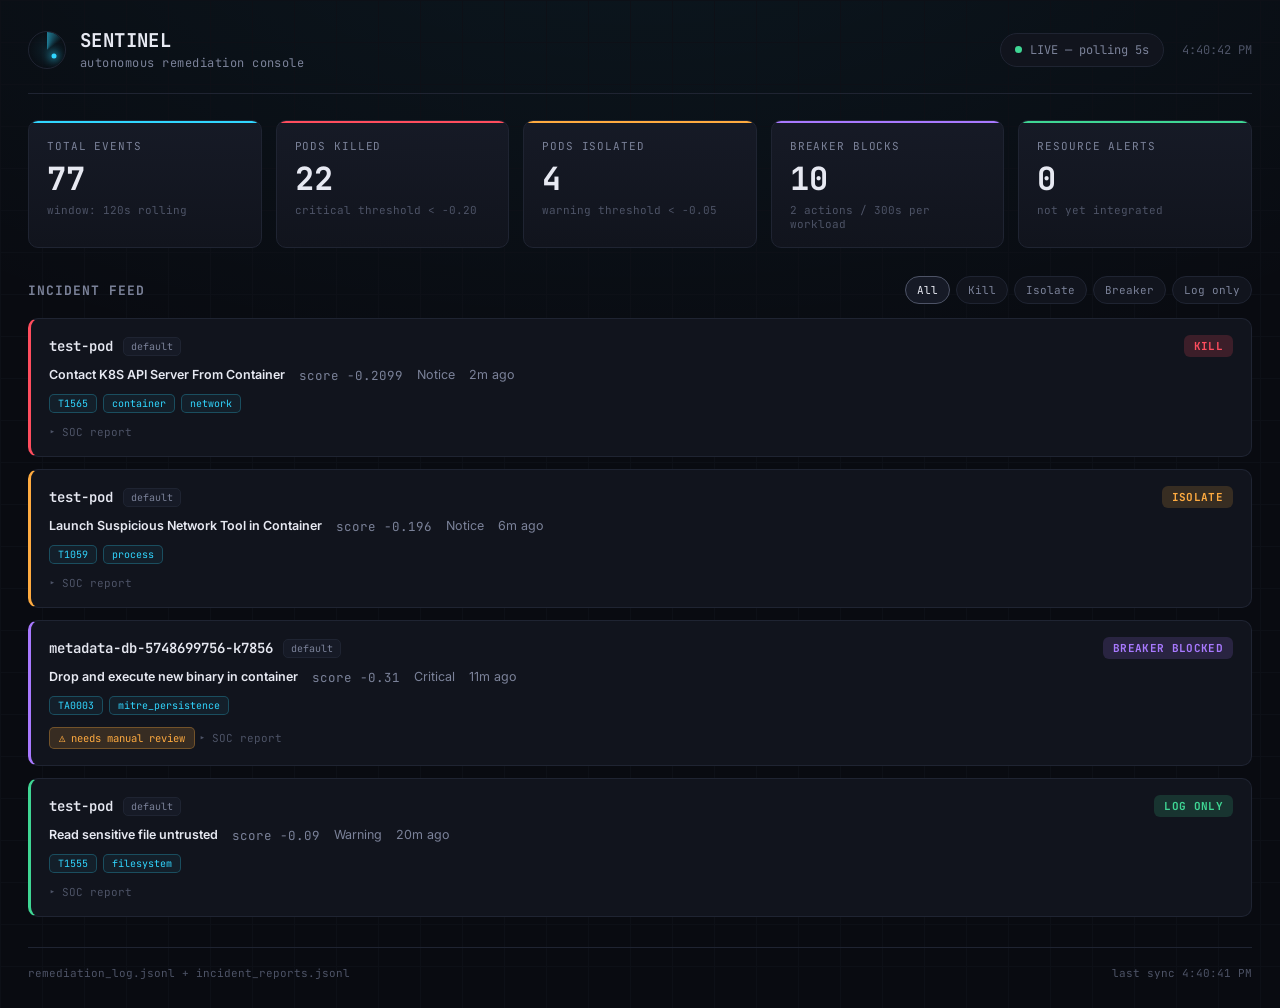
<file: remediation-engine/dashboard.html>
<!DOCTYPE html>
<html lang="fr">
<head>
<meta charset="UTF-8">
<meta name="viewport" content="width=device-width, initial-scale=1.0">
<title>Sentinel — Remediation Console</title>
<link rel="preconnect" href="https://fonts.googleapis.com">
<link href="https://fonts.googleapis.com/css2?family=JetBrains+Mono:wght@400;500;600;700&family=Inter:wght@400;500;600;700&display=swap" rel="stylesheet">
<style>
  :root{
    --bg:#090b11;
    --bg-grid:#0d1017;
    --panel:#11141d;
    --panel-2:#161a26;
    --border:#1f2432;
    --border-soft:#191d29;
    --text:#e7e9f2;
    --text-dim:#7d84991a;
    --dim:#7b8299;
    --dim-2:#4d5366;
    --critical:#ff4d5e;
    --critical-glow:rgba(255,77,94,.18);
    --warning:#ffab40;
    --warning-glow:rgba(255,171,64,.16);
    --safe:#3fd694;
    --safe-glow:rgba(63,214,148,.16);
    --breaker:#a879ff;
    --breaker-glow:rgba(168,121,255,.16);
    --cyan:#31d6ff;
    --radius:10px;
    --mono:'JetBrains Mono', ui-monospace, monospace;
    --sans:'Inter', system-ui, sans-serif;
  }

  *{box-sizing:border-box; margin:0; padding:0;}

  body{
    background:
      radial-gradient(ellipse 80% 50% at 50% -10%, rgba(49,214,255,.06), transparent),
      var(--bg);
    background-image:
      linear-gradient(var(--bg-grid) 1px, transparent 1px),
      linear-gradient(90deg, var(--bg-grid) 1px, transparent 1px),
      radial-gradient(ellipse 80% 50% at 50% -10%, rgba(49,214,255,.06), transparent);
    background-size: 42px 42px, 42px 42px, 100% 100%;
    color:var(--text);
    font-family:var(--sans);
    min-height:100vh;
    padding:28px;
    -webkit-font-smoothing:antialiased;
  }

  @media (prefers-reduced-motion: reduce){
    *{animation-duration:0.001ms !important; animation-iteration-count:1 !important; transition-duration:0.001ms !important;}
  }

  .wrap{max-width:1240px; margin:0 auto;}

  /* ---------- Header ---------- */
  header{
    display:flex; align-items:center; justify-content:space-between;
    flex-wrap:wrap; gap:16px;
    padding-bottom:22px; margin-bottom:26px;
    border-bottom:1px solid var(--border);
  }

  .brand{display:flex; align-items:center; gap:14px;}

  .radar{
    position:relative; width:38px; height:38px; flex:none;
    border-radius:50%;
    border:1px solid var(--border);
    background:
      radial-gradient(circle at 50% 50%, rgba(49,214,255,.08), transparent 70%);
    overflow:hidden;
  }
  .radar::before{
    content:'';
    position:absolute; inset:0;
    border-radius:50%;
    background: conic-gradient(from 0deg, var(--cyan) 0deg, transparent 55deg, transparent 360deg);
    opacity:.55;
    animation: sweep 2.4s linear infinite;
  }
  .radar::after{
    content:'';
    position:absolute; inset:0; margin:auto;
    width:5px; height:5px; border-radius:50%;
    background:var(--cyan);
    top:50%; left:50%; transform:translate(-50%,-50%);
    box-shadow:0 0 8px 2px rgba(49,214,255,.7);
  }
  @keyframes sweep{ to{ transform:rotate(360deg);} }

  .brand-text h1{
    font-family:var(--mono); font-size:19px; font-weight:700;
    letter-spacing:.02em;
  }
  .brand-text .sub{
    font-size:12px; color:var(--dim); letter-spacing:.04em; margin-top:2px;
    font-family:var(--mono);
  }

  .status-cluster{display:flex; align-items:center; gap:18px; flex-wrap:wrap;}

  .live-pill{
    display:flex; align-items:center; gap:8px;
    background:var(--panel); border:1px solid var(--border);
    padding:8px 14px; border-radius:999px;
    font-family:var(--mono); font-size:12px; color:var(--dim);
  }
  .live-dot{
    width:7px; height:7px; border-radius:50%; background:var(--safe);
    box-shadow:0 0 0 0 rgba(63,214,148,.6);
    animation:pulse-dot 1.8s ease-out infinite;
  }
  @keyframes pulse-dot{
    0%{ box-shadow:0 0 0 0 rgba(63,214,148,.55);}
    70%{ box-shadow:0 0 0 8px rgba(63,214,148,0);}
    100%{ box-shadow:0 0 0 0 rgba(63,214,148,0);}
  }

  .clock{font-family:var(--mono); font-size:12px; color:var(--dim-2);}

  /* ---------- Stats ---------- */
  .stats{
    display:grid;
    grid-template-columns:repeat(5,1fr);
    gap:14px;
    margin-bottom:28px;
  }
  .stat{
    background:linear-gradient(180deg, var(--panel-2), var(--panel));
    border:1px solid var(--border);
    border-radius:var(--radius);
    padding:18px 18px 16px;
    position:relative;
    overflow:hidden;
    opacity:0; transform:translateY(10px);
    animation:rise .5s ease forwards;
  }
  .stat::before{
    content:''; position:absolute; top:0; left:0; right:0; height:2px;
    background:var(--bar, var(--dim-2));
  }
  .stat:nth-child(1){animation-delay:.03s}
  .stat:nth-child(2){animation-delay:.09s}
  .stat:nth-child(3){animation-delay:.15s}
  .stat:nth-child(4){animation-delay:.21s}
  .stat:nth-child(5){animation-delay:.27s}
  @keyframes rise{ to{opacity:1; transform:translateY(0);} }

  .stat.critical{--bar:var(--critical)}
  .stat.warning{--bar:var(--warning)}
  .stat.safe{--bar:var(--safe)}
  .stat.breaker{--bar:var(--breaker)}
  .stat.total{--bar:var(--cyan)}

  .stat .label{
    font-size:11px; text-transform:uppercase; letter-spacing:.08em;
    color:var(--dim); font-family:var(--mono); margin-bottom:10px;
  }
  .stat .value{
    font-family:var(--mono); font-size:32px; font-weight:700; line-height:1;
    color:var(--text);
  }
  .stat .delta{font-size:11px; color:var(--dim-2); margin-top:8px; font-family:var(--mono);}

  @media (max-width:900px){ .stats{grid-template-columns:repeat(2,1fr);} }
  @media (max-width:520px){ .stats{grid-template-columns:1fr;} }

  /* ---------- Feed ---------- */
  .feed-head{
    display:flex; align-items:center; justify-content:space-between;
    margin-bottom:14px;
  }
  .feed-head h2{
    font-family:var(--mono); font-size:13px; letter-spacing:.08em;
    text-transform:uppercase; color:var(--dim);
  }
  .filter-row{display:flex; gap:6px; flex-wrap:wrap;}
  .chip{
    font-family:var(--mono); font-size:11px; color:var(--dim);
    background:var(--panel); border:1px solid var(--border);
    padding:6px 11px; border-radius:999px; cursor:pointer;
    transition:.15s ease;
  }
  .chip:hover, .chip.active{
    color:var(--text); border-color:var(--dim-2); background:var(--panel-2);
  }

  .incident{
    background:var(--panel);
    border:1px solid var(--border);
    border-left:3px solid var(--dim-2);
    border-radius:var(--radius);
    padding:16px 18px;
    margin-bottom:12px;
    opacity:0; transform:translateX(-8px);
    animation:slide-in .4s ease forwards;
    transition:border-color .2s ease, box-shadow .2s ease, transform .15s ease;
  }
  .incident:hover{
    transform:translateX(2px);
    box-shadow:0 4px 24px -8px rgba(0,0,0,.5);
  }
  @keyframes slide-in{ to{opacity:1; transform:translateX(0);} }

  .incident.kill{ border-left-color:var(--critical); }
  .incident.isolate{ border-left-color:var(--warning); }
  .incident.log_only{ border-left-color:var(--safe); }
  .incident.circuit_breaker{ border-left-color:var(--breaker); }

  .incident-top{
    display:flex; align-items:center; justify-content:space-between;
    gap:12px; flex-wrap:wrap;
    margin-bottom:10px;
  }
  .incident-id{display:flex; align-items:center; gap:10px; min-width:0;}
  .pod-name{font-family:var(--mono); font-weight:600; font-size:14px;}
  .ns-tag{
    font-family:var(--mono); font-size:10px; color:var(--dim);
    background:var(--panel-2); border:1px solid var(--border);
    padding:2px 7px; border-radius:5px;
  }

  .action-badge{
    font-family:var(--mono); font-size:11px; font-weight:700;
    letter-spacing:.03em; text-transform:uppercase;
    padding:4px 10px; border-radius:6px;
    white-space:nowrap;
  }
  .action-badge.kill{ color:var(--critical); background:var(--critical-glow); }
  .action-badge.isolate{ color:var(--warning); background:var(--warning-glow); }
  .action-badge.log_only{ color:var(--safe); background:var(--safe-glow); }
  .action-badge.circuit_breaker{ color:var(--breaker); background:var(--breaker-glow); }

  .incident-meta{
    display:flex; flex-wrap:wrap; gap:14px;
    font-size:12.5px; color:var(--dim);
    margin-bottom:10px;
  }
  .incident-meta b{color:var(--text); font-weight:600;}
  .score-tag{font-family:var(--mono);}

  .mitre-row{display:flex; gap:6px; flex-wrap:wrap; margin-bottom:4px;}
  .mitre-chip{
    font-family:var(--mono); font-size:10px; color:var(--cyan);
    border:1px solid rgba(49,214,255,.25); background:rgba(49,214,255,.06);
    padding:2px 8px; border-radius:5px;
  }

  .report-toggle{
    font-family:var(--mono); font-size:11px; color:var(--dim-2);
    cursor:pointer; margin-top:8px; display:inline-flex; align-items:center; gap:6px;
    user-select:none;
  }
  .report-toggle:hover{color:var(--dim);}
  .report-toggle .chevron{transition:transform .2s ease; display:inline-block;}
  .report-toggle.open .chevron{transform:rotate(90deg);}

  .report-body{
    max-height:0; overflow:hidden;
    transition:max-height .3s ease;
  }
  .report-body.open{max-height:600px;}
  .report-inner{
    font-family:var(--mono); font-size:11.5px; line-height:1.6;
    color:var(--dim); white-space:pre-wrap;
    background:var(--bg); border:1px solid var(--border-soft);
    border-radius:8px; padding:14px; margin-top:10px;
  }

  .warn-flag{
    display:inline-block; margin-top:8px;
    font-family:var(--mono); font-size:10.5px; color:var(--warning);
    background:var(--warning-glow); border:1px solid rgba(255,171,64,.3);
    padding:3px 9px; border-radius:5px;
  }

  footer{
    margin-top:30px; padding-top:18px;
    border-top:1px solid var(--border);
    font-family:var(--mono); font-size:11px; color:var(--dim-2);
    display:flex; justify-content:space-between; flex-wrap:wrap; gap:8px;
  }

  ::-webkit-scrollbar{width:8px;}
  ::-webkit-scrollbar-thumb{background:var(--border); border-radius:8px;}
</style>
</head>
<body>
<div class="wrap">

  <header>
    <div class="brand">
      <div class="radar"></div>
      <div class="brand-text">
        <h1>SENTINEL</h1>
        <div class="sub">autonomous remediation console</div>
      </div>
    </div>
    <div class="status-cluster">
      <div class="live-pill"><span class="live-dot"></span> LIVE — polling 5s</div>
      <div class="clock" id="clock">--:--:--</div>
    </div>
  </header>

  <section class="stats" id="stats">
    <div class="stat total">
      <div class="label">Total Events</div>
      <div class="value" data-count="77">0</div>
      <div class="delta">window: 120s rolling</div>
    </div>
    <div class="stat critical">
      <div class="label">Pods Killed</div>
      <div class="value" data-count="22">0</div>
      <div class="delta">critical threshold &lt; -0.20</div>
    </div>
    <div class="stat warning">
      <div class="label">Pods Isolated</div>
      <div class="value" data-count="4">0</div>
      <div class="delta">warning threshold &lt; -0.05</div>
    </div>
    <div class="stat breaker">
      <div class="label">Breaker Blocks</div>
      <div class="value" data-count="10">0</div>
      <div class="delta">2 actions / 300s per workload</div>
    </div>
    <div class="stat safe">
      <div class="label">Resource Alerts</div>
      <div class="value" data-count="0">0</div>
      <div class="delta">not yet integrated</div>
    </div>
  </section>

  <div class="feed-head">
    <h2>Incident Feed</h2>
    <div class="filter-row" id="filters">
      <span class="chip active" data-f="all">All</span>
      <span class="chip" data-f="kill">Kill</span>
      <span class="chip" data-f="isolate">Isolate</span>
      <span class="chip" data-f="circuit_breaker">Breaker</span>
      <span class="chip" data-f="log_only">Log only</span>
    </div>
  </div>

  <div id="feed"></div>

  <footer>
    <span>remediation_log.jsonl + incident_reports.jsonl</span>
    <span id="last-update">last sync —</span>
  </footer>

</div>

<script>
// ---------------------------------------------------------------
// Mock data shaped exactly like remediation_log.jsonl / incident_reports.jsonl
// so this preview looks right immediately. Replace loadIncidents() body
// with the real fetch('/api/incidents') call from your Flask backend —
// see the integration note printed in the console.
// ---------------------------------------------------------------
const MOCK = [
  {
    timestamp: new Date(Date.now() - 1000*60*2).toISOString(),
    pod_name: "test-pod", namespace: "default",
    anomaly_score: -0.2099, action: "kill",
    triggering_rule: "Contact K8S API Server From Container",
    triggering_priority: "Notice",
    mitre_tags: ["T1565","container","network"],
    report: "======================================================\nINCIDENT REPORT\n======================================================\nAffected Workload\n  Pod: test-pod / Namespace: default\nDetection\n  Falco Rule: Contact K8S API Server From Container\n  MITRE: T1565 - Data Manipulation (Impact)\nDecision\n  Risk Level: Medium — Automatic Action: kill\nAnalyst Briefing\n  Outbound connection to the Kubernetes API server was detected from inside the container using the mounted service account token.",
    warn: false
  },
  {
    timestamp: new Date(Date.now() - 1000*60*6).toISOString(),
    pod_name: "test-pod", namespace: "default",
    anomaly_score: -0.196, action: "isolate",
    triggering_rule: "Launch Suspicious Network Tool in Container",
    triggering_priority: "Notice",
    mitre_tags: ["T1059","process"],
    report: "======================================================\nINCIDENT REPORT\n======================================================\nDetection\n  Falco Rule: Launch Suspicious Network Tool in Container\nDecision\n  Risk Level: Medium — Automatic Action: isolate\nAnalyst Briefing\n  A network utility (nc) was launched inside the container prior to an outbound connection attempt.",
    warn: false
  },
  {
    timestamp: new Date(Date.now() - 1000*60*11).toISOString(),
    pod_name: "metadata-db-5748699756-k7856", namespace: "default",
    anomaly_score: -0.31, action: "kill_blocked_circuit_breaker",
    triggering_rule: "Drop and execute new binary in container",
    triggering_priority: "Critical",
    mitre_tags: ["TA0003","mitre_persistence"],
    report: "Circuit breaker tripped for workload metadata-db — 2 actions within 300s window. Auto-recovers in 10s.",
    warn: true
  },
  {
    timestamp: new Date(Date.now() - 1000*60*20).toISOString(),
    pod_name: "test-pod", namespace: "default",
    anomaly_score: -0.09, action: "log_only",
    triggering_rule: "Read sensitive file untrusted",
    triggering_priority: "Warning",
    mitre_tags: ["T1555","filesystem"],
    report: "Score above warning threshold — logged for visibility only, no automated action taken.",
    warn: false
  }
];

const ACTION_MAP = {
  kill: "kill", kill_blocked_circuit_breaker: "circuit_breaker",
  kill_skipped_already_done: "kill",
  isolate: "isolate", isolate_blocked_circuit_breaker: "circuit_breaker",
  isolate_skipped_already_done: "isolate",
  log_only: "log_only"
};
const ACTION_LABEL = {
  kill: "KILL", kill_blocked_circuit_breaker: "BREAKER BLOCKED",
  kill_skipped_already_done: "KILL (dup)",
  isolate: "ISOLATE", isolate_blocked_circuit_breaker: "BREAKER BLOCKED",
  isolate_skipped_already_done: "ISOLATE (dup)",
  log_only: "LOG ONLY"
};

function timeAgo(iso){
  const s = Math.floor((Date.now() - new Date(iso).getTime())/1000);
  if(s<60) return s+"s ago";
  if(s<3600) return Math.floor(s/60)+"m ago";
  return Math.floor(s/3600)+"h ago";
}

function renderFeed(data, filter="all"){
  const feed = document.getElementById("feed");
  feed.innerHTML = "";
  data
    .filter(d => filter==="all" || ACTION_MAP[d.action]===filter)
    .forEach((d, i) => {
      const cls = ACTION_MAP[d.action] || "log_only";
      const el = document.createElement("div");
      el.className = "incident " + cls;
      el.style.animationDelay = (i*0.05)+"s";
      el.innerHTML = `
        <div class="incident-top">
          <div class="incident-id">
            <span class="pod-name">${d.pod_name}</span>
            <span class="ns-tag">${d.namespace}</span>
          </div>
          <span class="action-badge ${cls}">${ACTION_LABEL[d.action] || d.action}</span>
        </div>
        <div class="incident-meta">
          <span><b>${d.triggering_rule}</b></span>
          <span class="score-tag">score ${d.anomaly_score}</span>
          <span>${d.triggering_priority}</span>
          <span>${timeAgo(d.timestamp)}</span>
        </div>
        <div class="mitre-row">
          ${(d.mitre_tags||[]).filter(t=>t).map(t=>`<span class="mitre-chip">${t}</span>`).join("")}
        </div>
        ${d.warn ? '<span class="warn-flag">⚠ needs manual review</span>' : ''}
        <div class="report-toggle"><span class="chevron">▸</span> SOC report</div>
        <div class="report-body"><div class="report-inner">${d.report || "No report generated."}</div></div>
      `;
      const toggle = el.querySelector(".report-toggle");
      const body = el.querySelector(".report-body");
      toggle.addEventListener("click", () => {
        toggle.classList.toggle("open");
        body.classList.toggle("open");
      });
      feed.appendChild(el);
    });
}

function animateCounters(){
  document.querySelectorAll(".stat .value").forEach(el => {
    const target = parseInt(el.dataset.count, 10);
    let cur = 0;
    const step = Math.max(1, Math.ceil(target/30));
    const t = setInterval(() => {
      cur += step;
      if(cur >= target){ cur = target; clearInterval(t); }
      el.textContent = cur;
    }, 20);
  });
}

function tickClock(){
  document.getElementById("clock").textContent = new Date().toLocaleTimeString();
}

async function loadIncidents(){
  // --- INTEGRATION POINT ---
  // Swap this block for: const data = await (await fetch('/api/incidents')).json();
  // Expected shape per item matches remediation_log.jsonl fields, plus an
  // optional `report` (from incident_reports.jsonl) and `warn` (verification flag).
  return MOCK;
}

let currentFilter = "all";
document.getElementById("filters").addEventListener("click", (e) => {
  if(!e.target.classList.contains("chip")) return;
  document.querySelectorAll(".chip").forEach(c => c.classList.remove("active"));
  e.target.classList.add("active");
  currentFilter = e.target.dataset.f;
  loadIncidents().then(d => renderFeed(d, currentFilter));
});

async function refresh(){
  const data = await loadIncidents();
  renderFeed(data, currentFilter);
  document.getElementById("last-update").textContent = "last sync " + new Date().toLocaleTimeString();
}

animateCounters();
tickClock();
setInterval(tickClock, 1000);
refresh();
setInterval(refresh, 5000);

console.log("%cIntegration:", "color:#31d6ff;font-weight:bold", "replace loadIncidents() with a real fetch('/api/incidents') call, and map each stat's data-count to your live totals.");
</script>
</body>
</html>
</file>
